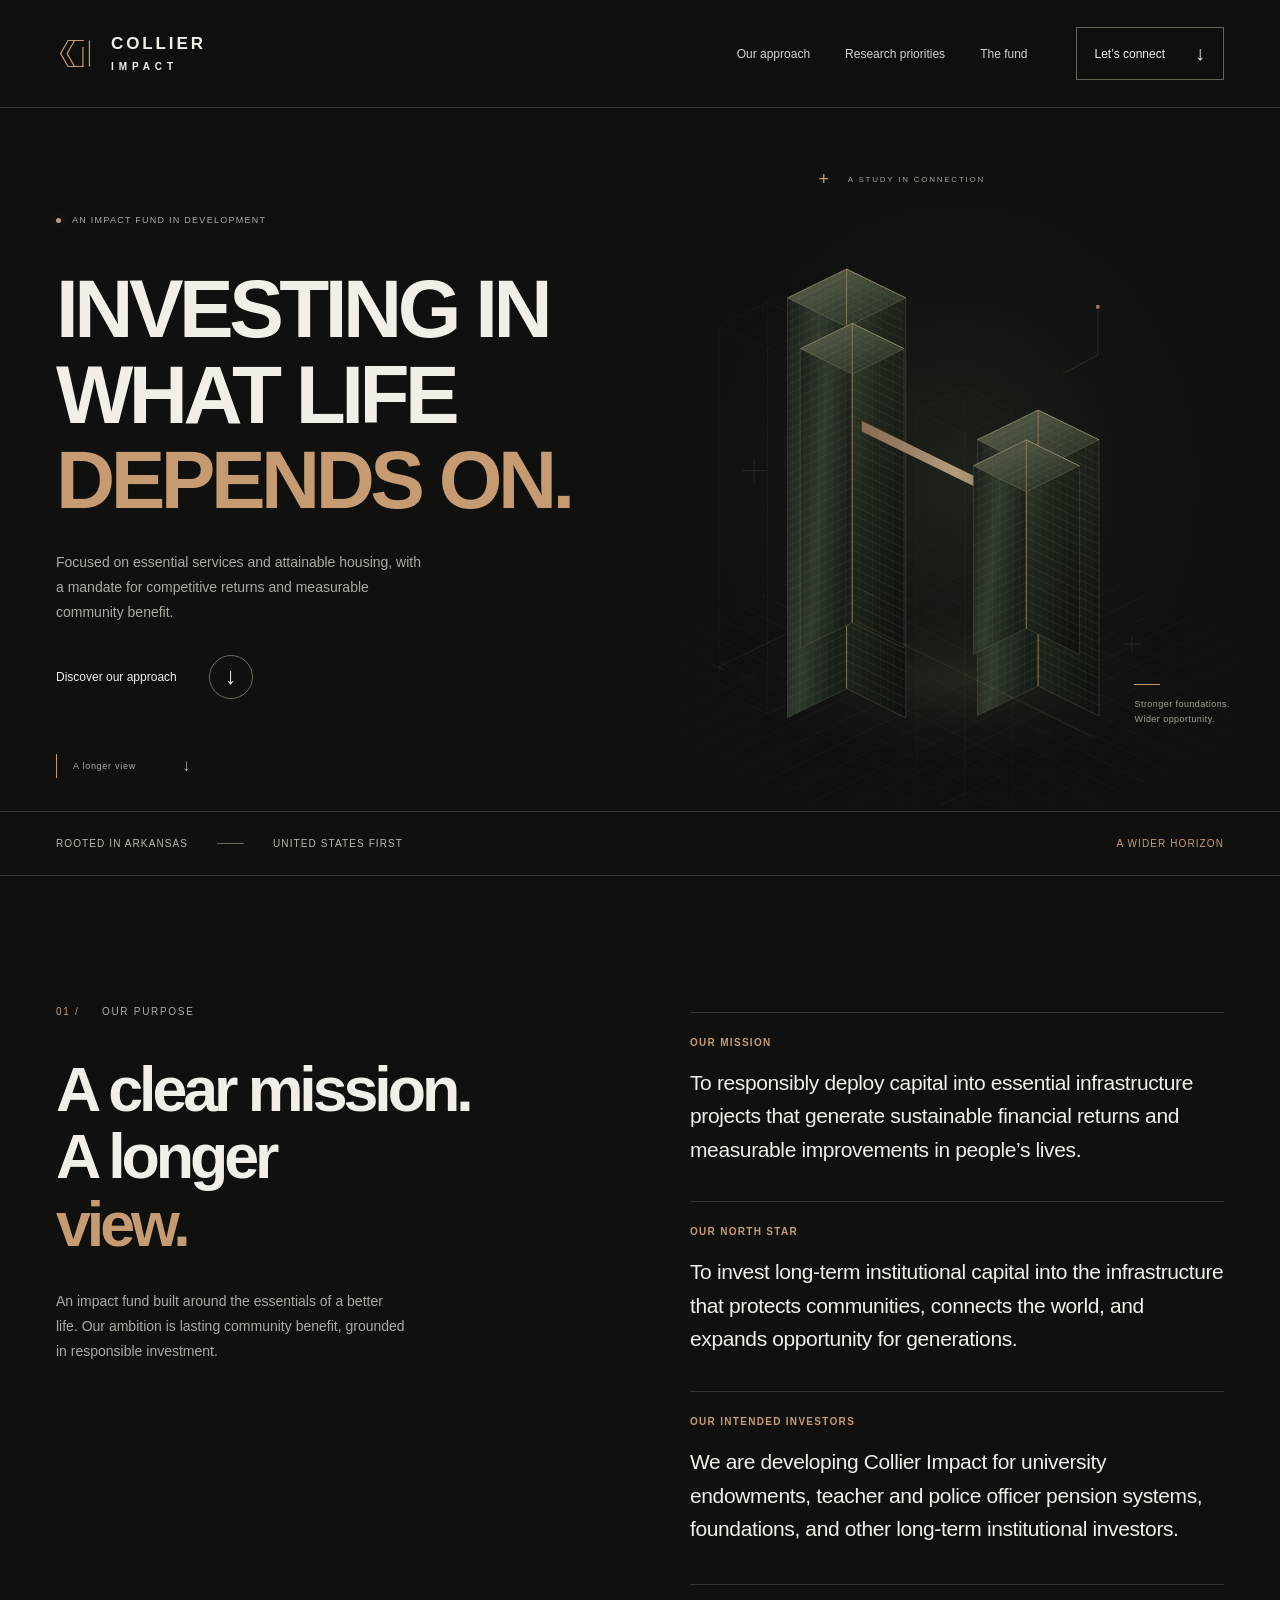
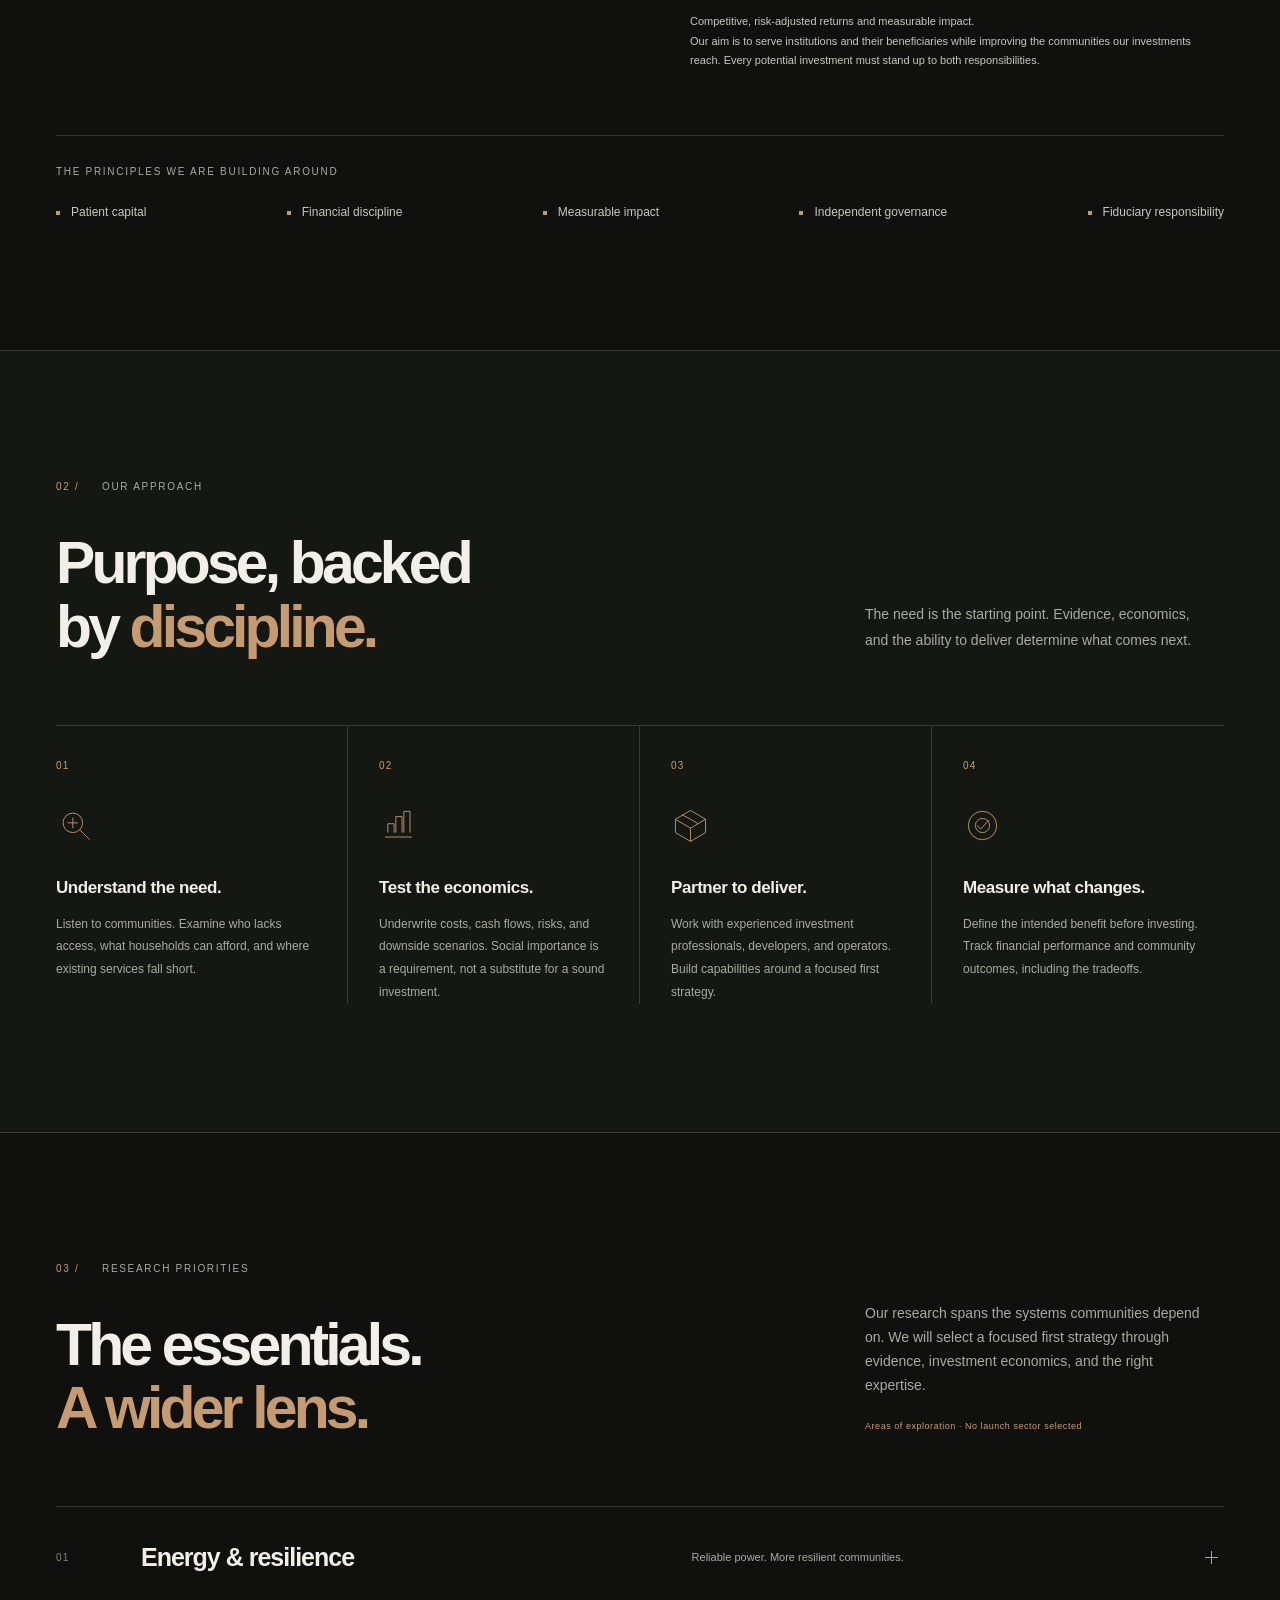
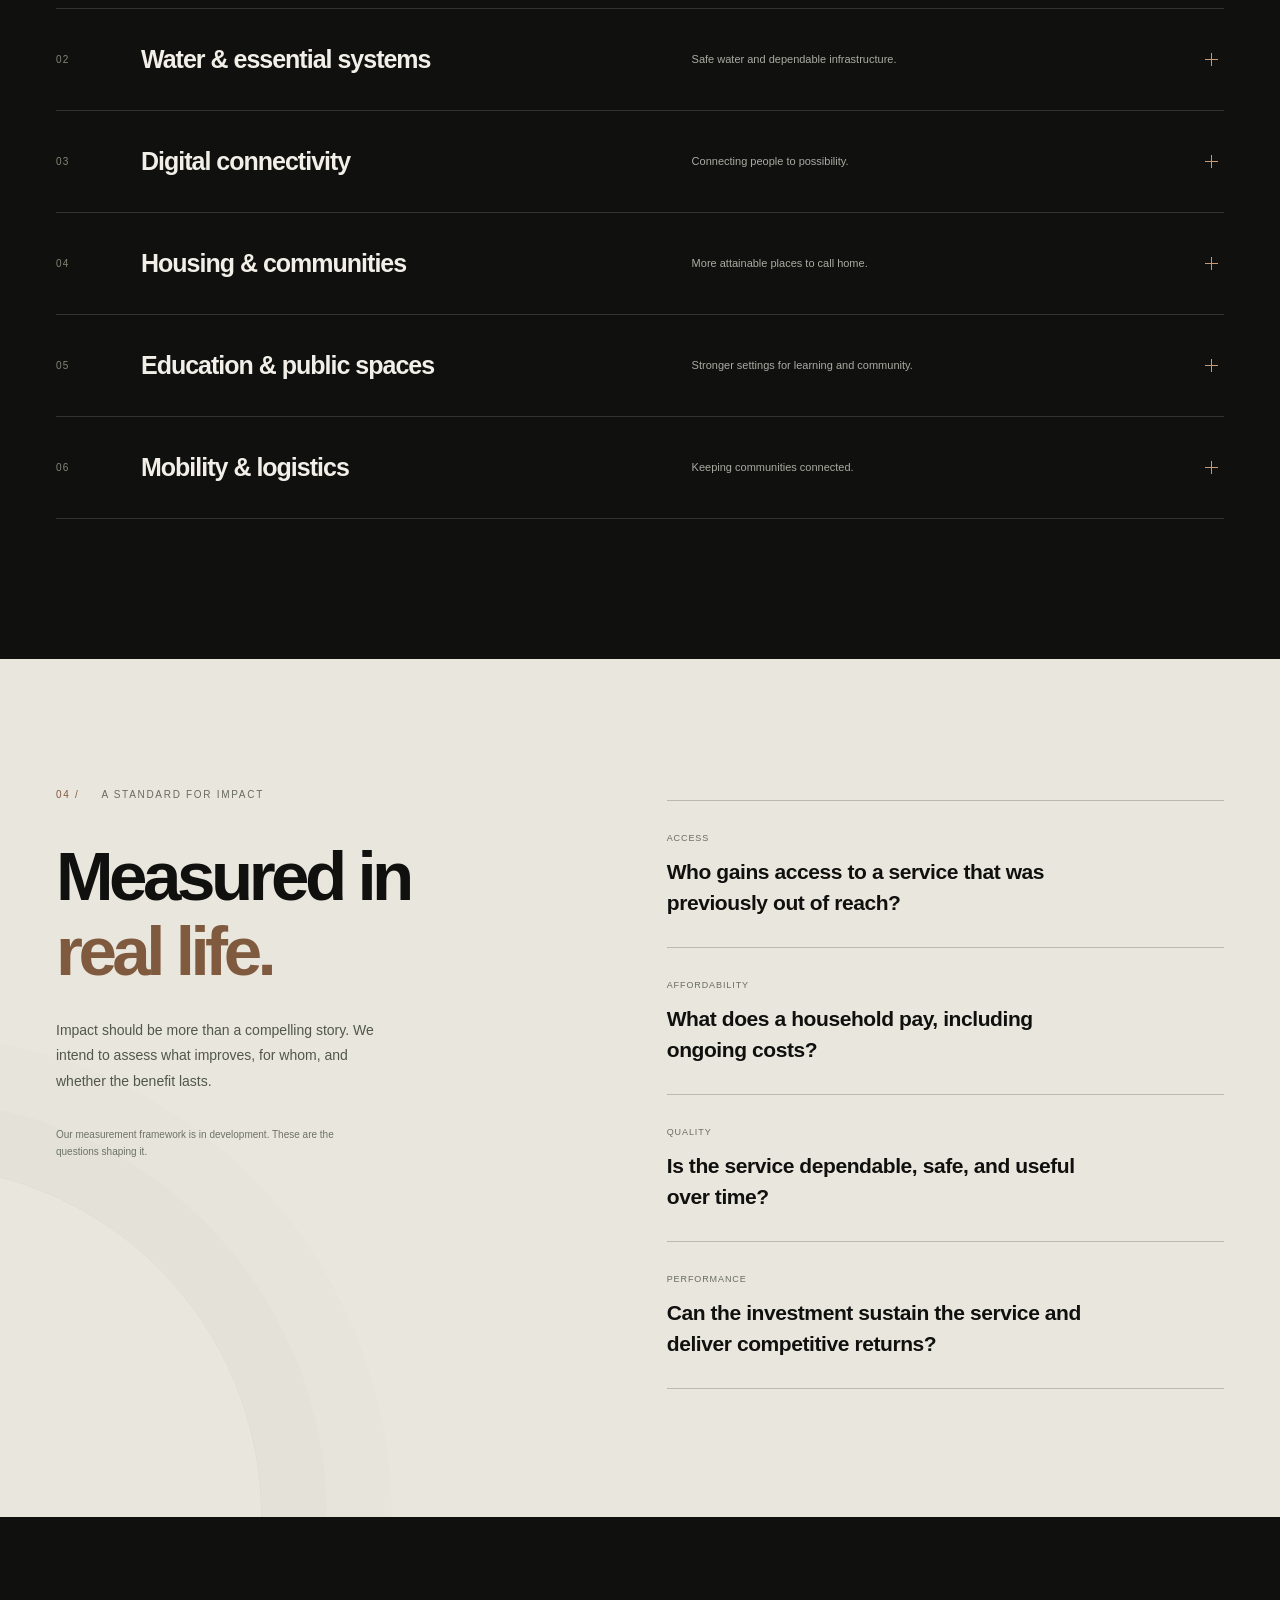
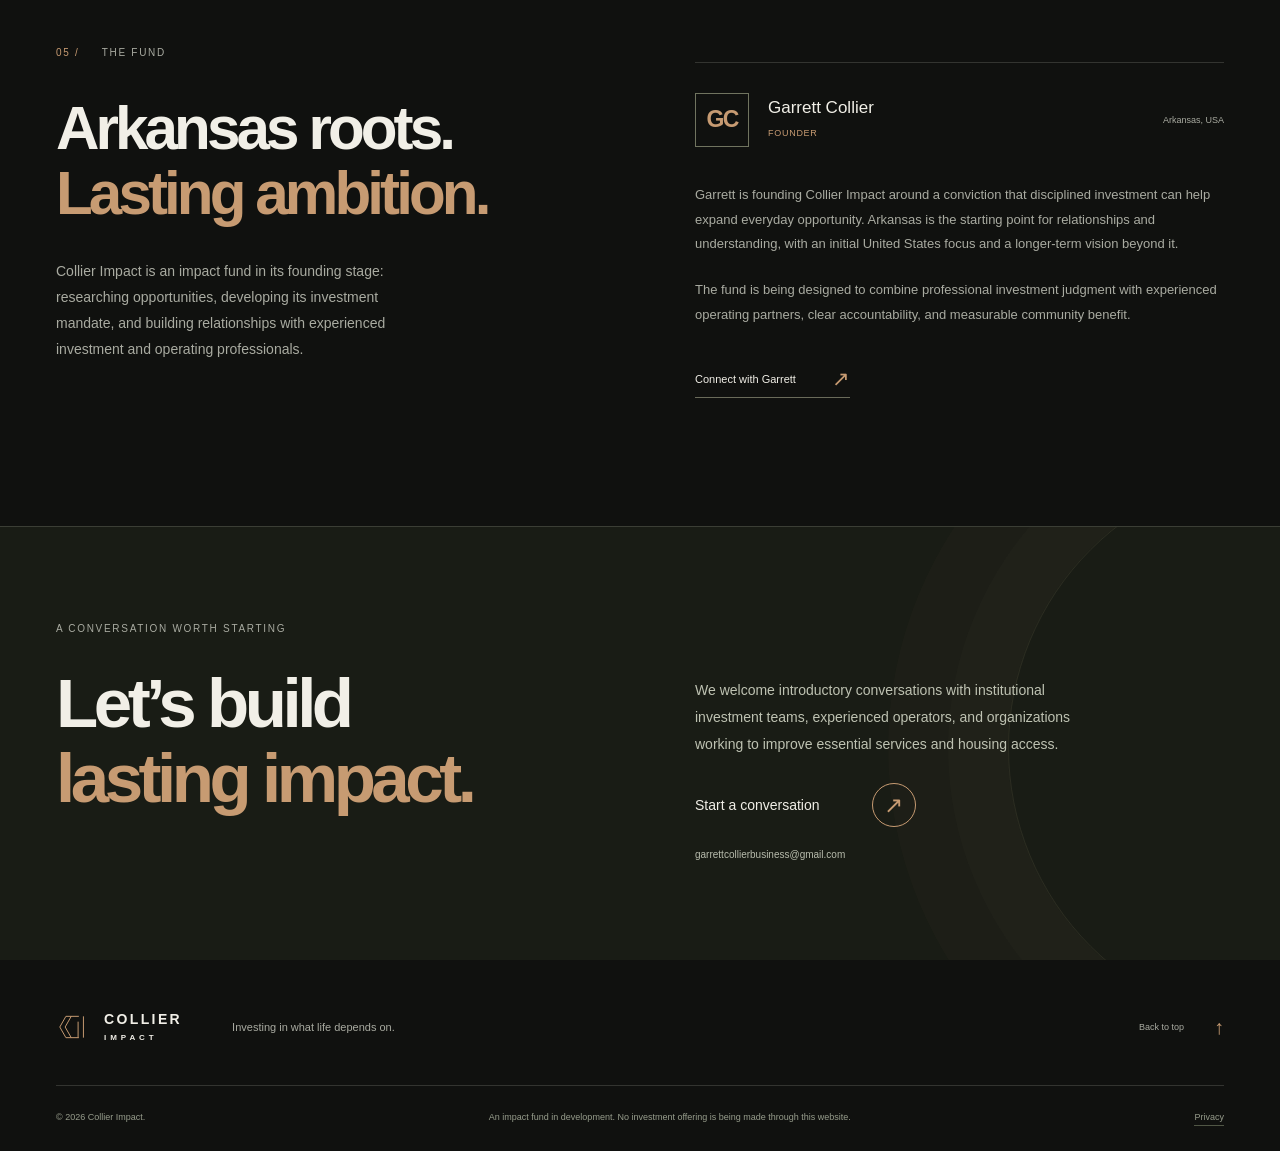
<file: index.html>
<!doctype html>
<html lang="en">
<head>
  <meta charset="utf-8">
  <meta name="viewport" content="width=device-width, initial-scale=1">
  <meta name="theme-color" content="#10110f">
  <title>Collier Impact — Investing in what life depends on</title>
  <meta name="description" content="Collier Impact is an impact fund in development, focused on essential infrastructure and attainable housing, with competitive financial returns and measurable community benefit.">
  <link rel="canonical" href="https://collierimpact.com/">
  <meta property="og:type" content="website">
  <meta property="og:url" content="https://collierimpact.com/">
  <meta property="og:title" content="Collier Impact — Investing in what life depends on">
  <meta property="og:description" content="An impact fund in development. Investing in essential infrastructure and attainable housing for competitive returns and measurable impact.">
  <meta property="og:image" content="https://collierimpact.com/assets/social-card.png">
  <meta property="og:image:alt" content="Collier Impact. Investing in what life depends on.">
  <meta name="twitter:card" content="summary_large_image">
  <link rel="icon" type="image/svg+xml" href="assets/favicon.svg">
  <link rel="stylesheet" href="assets/site.css?v=4">
  <script src="assets/site.js" defer></script>
</head>
<body class="impact-fund">
  <a class="skip-link" href="#main">Skip to content</a>
  <header class="site-header">
    <div class="shell header-inner">
      <a class="brand" href="#top" aria-label="Collier Impact home">
        <svg class="brand-mark" viewBox="0 0 42 42" aria-hidden="true"><path d="M30 7H13L5 21l8 14h17M20 7l-8 14 8 14M29 14v21M36 7v28"/></svg>
        <span class="brand-name">COLLIER<span>IMPACT</span></span>
      </a>
      <button class="menu-toggle" type="button" aria-expanded="false" aria-controls="navigation"><span>Menu</span><span class="menu-lines" aria-hidden="true"></span></button>
      <nav class="navigation" id="navigation" aria-label="Main navigation">
        <a href="#approach">Our approach</a>
        <a href="#priorities">Research priorities</a>
        <a href="#firm">The fund</a>
        <a class="nav-contact" href="#connect">Let’s connect <span aria-hidden="true">↓</span></a>
      </nav>
    </div>
  </header>

  <main id="main">
    <section class="hero" id="top" aria-labelledby="hero-title">
      <div class="shell hero-layout">
        <div class="hero-copy">
          <p class="eyebrow stage-label"><span class="status-dot" aria-hidden="true"></span>An impact fund in development</p>
          <h1 id="hero-title">Investing in<br>what life<br><em>depends on.</em></h1>
          <p class="hero-description">Focused on essential services and attainable housing, with a mandate for competitive returns and measurable community benefit.</p>
          <a class="text-cta" href="#approach">Discover our approach <span class="arrow-circle" aria-hidden="true">↓</span></a>
        </div>
        <div class="hero-art" aria-hidden="true">
          <div class="art-label"><span class="tiny-cross">+</span> A STUDY IN CONNECTION</div>
          <img src="assets/connected-systems.svg" alt="" width="840" height="1000" fetchpriority="high">
          <div class="art-caption"><span>Stronger foundations.</span><span>Wider opportunity.</span></div>
        </div>
        <a class="scroll-cue" href="#conviction"><span class="scroll-line" aria-hidden="true"></span> A longer view <span aria-hidden="true">↓</span></a>
      </div>
    </section>

    <div class="geography-strip"><div class="shell geography-inner"><span>Rooted in Arkansas</span><span class="strip-divider" aria-hidden="true"></span><span>United States first</span><span class="strip-end">A wider horizon</span></div></div>

    <section class="section conviction shell" id="conviction" aria-labelledby="conviction-title">
      <div class="section-intro reveal"><p class="eyebrow"><span class="section-index">01 /</span> Our purpose</p><h2 id="conviction-title">A clear mission.<br>A longer<br><em>view.</em></h2><p class="purpose-intro">An impact fund built around the essentials of a better life. Our ambition is lasting community benefit, grounded in responsible investment.</p></div>
      <div class="purpose-statements reveal">
        <div class="purpose-statement"><h3>Our mission</h3><p>To responsibly deploy capital into essential infrastructure projects that generate sustainable financial returns and measurable improvements in people’s lives.</p></div>
        <div class="purpose-statement"><h3>Our North Star</h3><p>To invest long-term institutional capital into the infrastructure that protects communities, connects the world, and expands opportunity for generations.</p></div>
        <div class="purpose-statement"><h3>Our intended investors</h3><p>We are developing Collier Impact for university endowments, teacher and police officer pension systems, foundations, and other long-term institutional investors.</p></div>
        <div class="conviction-note"><p>Competitive, risk-adjusted returns and measurable impact.<br>Our aim is to serve institutions and their beneficiaries while improving the communities our investments reach. Every potential investment must stand up to both responsibilities.</p></div>
      </div>
      <div class="principles reveal" aria-label="Founding investment principles"><p class="eyebrow">The principles we are building around</p><ul><li>Patient capital</li><li>Financial discipline</li><li>Measurable impact</li><li>Independent governance</li><li>Fiduciary responsibility</li></ul></div>
    </section>

    <section class="approach section" id="approach" aria-labelledby="approach-title">
      <div class="shell">
        <div class="section-heading reveal"><div><p class="eyebrow"><span class="section-index">02 /</span> Our approach</p><h2 id="approach-title">Purpose, backed<br>by <em>discipline.</em></h2></div><p class="section-description">The need is the starting point. Evidence, economics, and the ability to deliver determine what comes next.</p></div>
        <div class="approach-grid">
          <article class="approach-step reveal"><span class="step-number">01</span><div class="step-icon" aria-hidden="true"><svg viewBox="0 0 44 44"><circle cx="19" cy="19" r="11"/><path d="m27 27 11 11M19 13v12M13 19h12"/></svg></div><h3>Understand the need.</h3><p>Listen to communities. Examine who lacks access, what households can afford, and where existing services fall short.</p></article>
          <article class="approach-step reveal"><span class="step-number">02</span><div class="step-icon" aria-hidden="true"><svg viewBox="0 0 44 44"><path d="M7 35h30M10 30V20h7v10M19 30V12h7v18M28 30V6h7v24"/></svg></div><h3>Test the economics.</h3><p>Underwrite costs, cash flows, risks, and downside scenarios. Social importance is a requirement, not a substitute for a sound investment.</p></article>
          <article class="approach-step reveal"><span class="step-number">03</span><div class="step-icon" aria-hidden="true"><svg viewBox="0 0 44 44"><path d="m22 5 17 10v15L22 40 5 30V15ZM5 15l17 10 17-10M22 25v15M13 10l18 10"/></svg></div><h3>Partner to deliver.</h3><p>Work with experienced investment professionals, developers, and operators. Build capabilities around a focused first strategy.</p></article>
          <article class="approach-step reveal"><span class="step-number">04</span><div class="step-icon" aria-hidden="true"><svg viewBox="0 0 44 44"><circle cx="22" cy="22" r="16"/><circle cx="22" cy="22" r="8"/><path d="m16 22 4 4 9-10"/></svg></div><h3>Measure what changes.</h3><p>Define the intended benefit before investing. Track financial performance and community outcomes, including the tradeoffs.</p></article>
        </div>
      </div>
    </section>

    <section class="research section shell" id="priorities" aria-labelledby="research-title">
      <div class="section-heading reveal"><div><p class="eyebrow"><span class="section-index">03 /</span> Research priorities</p><h2 id="research-title">The essentials.<br><em>A wider lens.</em></h2></div><div class="section-description"><p>Our research spans the systems communities depend on. We will select a focused first strategy through evidence, investment economics, and the right expertise.</p><span class="small-note">Areas of exploration · No launch sector selected</span></div></div>
      <div class="priority-list reveal">
        <details class="priority"><summary><span class="priority-number">01</span><h3>Energy &amp; resilience</h3><span class="priority-description">Reliable power. More resilient communities.</span><span class="expand-icon" aria-hidden="true"></span></summary><div class="priority-detail"><p>Exploring energy and grid-support assets that can improve reliability, strengthen resilience, and make essential power more accessible.</p><p><span>Potential impact measures</span>Service continuity, household energy burden, and access to reliable electricity.</p></div></details>
        <details class="priority"><summary><span class="priority-number">02</span><h3>Water &amp; essential systems</h3><span class="priority-description">Safe water and dependable infrastructure.</span><span class="expand-icon" aria-hidden="true"></span></summary><div class="priority-detail"><p>Examining drinking water, wastewater, stormwater, and resilience systems, with attention to the operating and contracting models that support lasting service.</p><p><span>Potential impact measures</span>Households served, service quality, system reliability, and customer costs.</p></div></details>
        <details class="priority"><summary><span class="priority-number">03</span><h3>Digital connectivity</h3><span class="priority-description">Connecting people to possibility.</span><span class="expand-icon" aria-hidden="true"></span></summary><div class="priority-detail"><p>Researching broadband and related connectivity infrastructure that can close service gaps and connect households to work, education, and opportunity.</p><p><span>Potential impact measures</span>Previously unserved households connected, service affordability, and reliable performance.</p></div></details>
        <details class="priority"><summary><span class="priority-number">04</span><h3>Housing &amp; communities</h3><span class="priority-description">More attainable places to call home.</span><span class="expand-icon" aria-hidden="true"></span></summary><div class="priority-detail"><p>Testing approaches to attainable housing, including rehabilitation, repeatable home designs, and practical construction methods, against local household purchasing capacity.</p><p><span>Potential impact measures</span>Total cost of ownership, access to homeownership, housing quality, and household affordability.</p></div></details>
        <details class="priority"><summary><span class="priority-number">05</span><h3>Education &amp; public spaces</h3><span class="priority-description">Stronger settings for learning and community.</span><span class="expand-icon" aria-hidden="true"></span></summary><div class="priority-detail"><p>Considering education, school safety, and community infrastructure where viable partnerships can support better, more dependable places to learn and gather.</p><p><span>Potential impact measures</span>Access, facility condition, service continuity, and clearly defined safety improvements.</p></div></details>
        <details class="priority"><summary><span class="priority-number">06</span><h3>Mobility &amp; logistics</h3><span class="priority-description">Keeping communities connected.</span><span class="expand-icon" aria-hidden="true"></span></summary><div class="priority-detail"><p>Exploring transportation and logistics infrastructure that connects people, essential goods, and economic activity, with careful attention to scale and delivery requirements.</p><p><span>Potential impact measures</span>Service access, reliability, travel or delivery costs, and connections to essential destinations.</p></div></details>
      </div>
    </section>

    <section class="outcomes section" id="impact" aria-labelledby="outcomes-title">
      <div class="shell outcomes-layout">
        <div class="reveal"><p class="eyebrow"><span class="section-index">04 /</span> A standard for impact</p><h2 id="outcomes-title">Measured in<br><em>real life.</em></h2><p class="outcomes-intro">Impact should be more than a compelling story. We intend to assess what improves, for whom, and whether the benefit lasts.</p><p class="outcomes-footnote">Our measurement framework is in development. These are the questions shaping it.</p></div>
        <div class="outcome-list reveal">
          <div class="outcome"><span>Access</span><h3>Who gains access to a service that was previously out of reach?</h3></div>
          <div class="outcome"><span>Affordability</span><h3>What does a household pay, including ongoing costs?</h3></div>
          <div class="outcome"><span>Quality</span><h3>Is the service dependable, safe, and useful over time?</h3></div>
          <div class="outcome"><span>Performance</span><h3>Can the investment sustain the service and deliver competitive returns?</h3></div>
        </div>
      </div>
    </section>

    <section class="firm section shell" id="firm" aria-labelledby="firm-title">
      <div class="firm-intro reveal"><p class="eyebrow"><span class="section-index">05 /</span> The fund</p><h2 id="firm-title">Arkansas roots.<br><em>Lasting ambition.</em></h2><p>Collier Impact is an impact fund in its founding stage: researching opportunities, developing its investment mandate, and building relationships with experienced investment and operating professionals.</p></div>
      <div class="founder reveal"><div class="founder-top"><span class="founder-monogram" aria-hidden="true">GC</span><div><p class="founder-name">Garrett Collier</p><p class="founder-role">Founder</p></div><span class="founder-location">Arkansas, USA</span></div><p>Garrett is founding Collier Impact around a conviction that disciplined investment can help expand everyday opportunity. Arkansas is the starting point for relationships and understanding, with an initial United States focus and a longer-term vision beyond it.</p><p>The fund is being designed to combine professional investment judgment with experienced operating partners, clear accountability, and measurable community benefit.</p><a class="inline-link" href="mailto:garrettcollierbusiness@gmail.com?subject=Collier%20Impact%20%E2%80%94%20Introduction">Connect with Garrett <span aria-hidden="true">↗</span></a></div>
    </section>

    <section class="connect" id="connect" aria-labelledby="connect-title"><div class="shell connect-inner reveal"><div><p class="eyebrow">A conversation worth starting</p><h2 id="connect-title">Let’s build<br><em>lasting impact.</em></h2></div><div class="connect-copy"><p>We welcome introductory conversations with institutional investment teams, experienced operators, and organizations working to improve essential services and housing access.</p><a class="text-cta" href="mailto:garrettcollierbusiness@gmail.com?subject=Collier%20Impact%20%E2%80%94%20Introduction">Start a conversation <span class="arrow-circle" aria-hidden="true">↗</span></a><a class="contact-address" href="mailto:garrettcollierbusiness@gmail.com">garrettcollierbusiness@gmail.com</a></div></div></section>
  </main>

  <footer class="site-footer"><div class="shell"><div class="footer-top"><a class="brand" href="#top" aria-label="Collier Impact home"><svg class="brand-mark" viewBox="0 0 42 42" aria-hidden="true"><path d="M30 7H13L5 21l8 14h17M20 7l-8 14 8 14M29 14v21M36 7v28"/></svg><span class="brand-name">COLLIER<span>IMPACT</span></span></a><p>Investing in what life depends on.</p><a class="back-top" href="#top">Back to top <span aria-hidden="true">↑</span></a></div><div class="footer-bottom"><p>© <span data-year>2026</span> Collier Impact.</p><p>An impact fund in development. No investment offering is being made through this website.</p><a href="privacy.html">Privacy</a></div></div></footer>
</body>
</html>
</file>
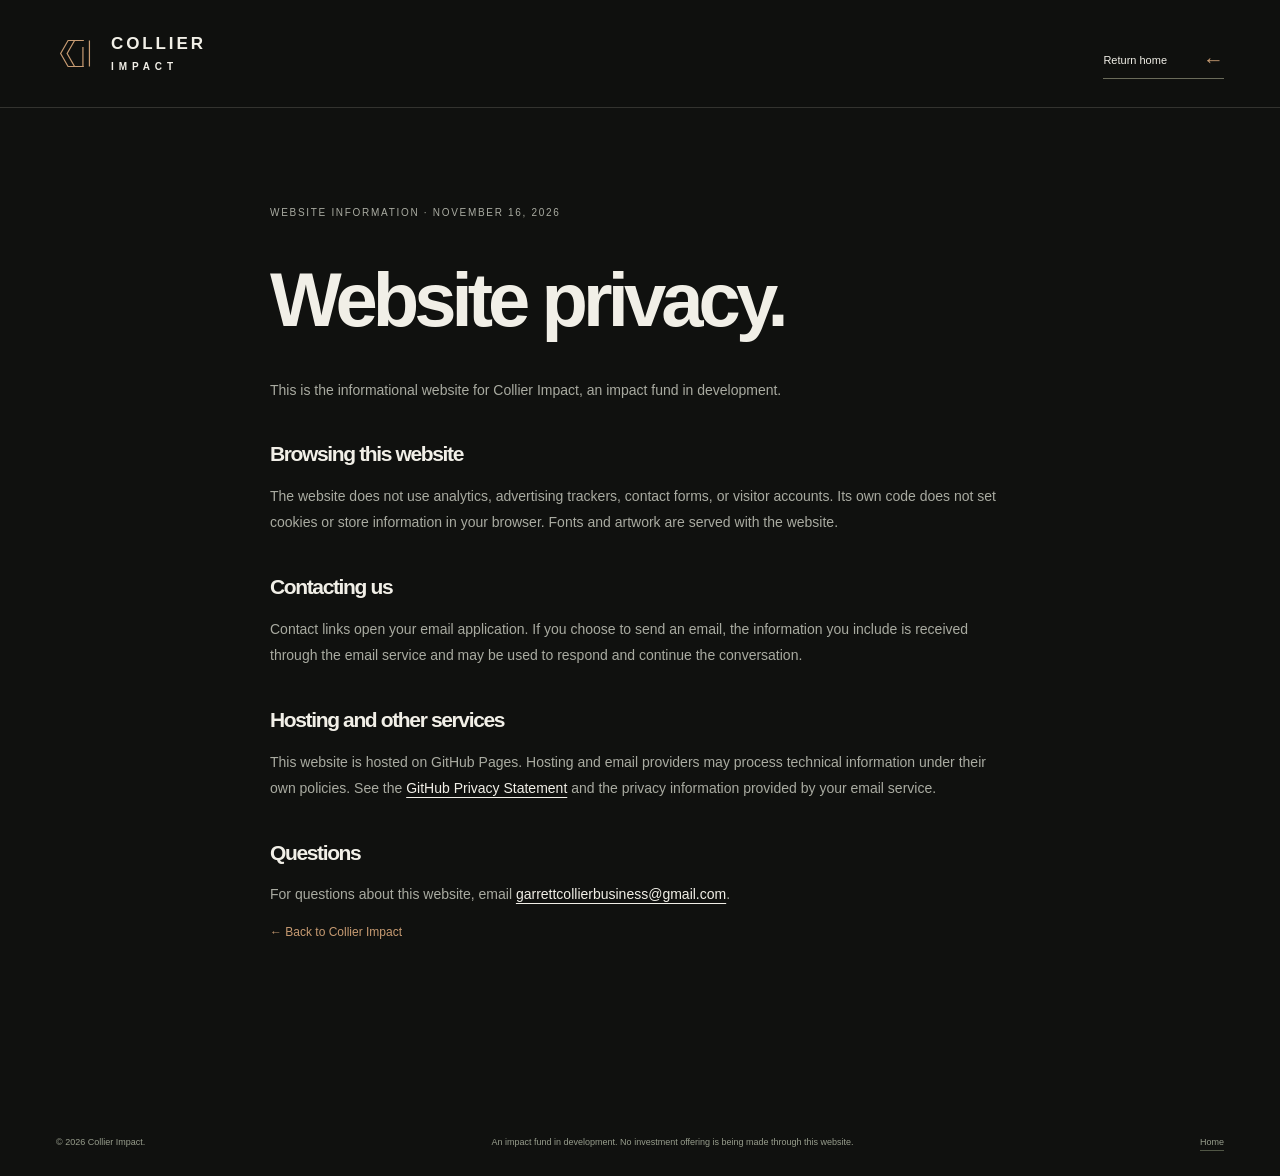
<file: privacy.html>
<!doctype html>
<html lang="en"><head><meta charset="utf-8"><meta name="viewport" content="width=device-width, initial-scale=1"><meta name="theme-color" content="#10110f"><title>Website privacy — Collier Impact</title><meta name="description" content="Information about privacy and contacting Collier Impact."><link rel="canonical" href="https://collierimpact.com/privacy.html"><link rel="icon" type="image/svg+xml" href="assets/favicon.svg"><link rel="stylesheet" href="assets/site.css?v=4"></head>
<body class="impact-fund"><a class="skip-link" href="#main">Skip to content</a><header class="site-header document-header"><div class="shell header-inner"><a class="brand" href="./" aria-label="Collier Impact home"><svg class="brand-mark" viewBox="0 0 42 42" aria-hidden="true"><path d="M30 7H13L5 21l8 14h17M20 7l-8 14 8 14M29 14v21M36 7v28"/></svg><span class="brand-name">COLLIER<span>IMPACT</span></span></a><a class="inline-link" href="./">Return home <span aria-hidden="true">←</span></a></div></header>
<main class="shell document-main" id="main"><p class="eyebrow">Website information · November 16, 2026</p><h1>Website privacy.</h1><p>This is the informational website for Collier Impact, an impact fund in development.</p><h2>Browsing this website</h2><p>The website does not use analytics, advertising trackers, contact forms, or visitor accounts. Its own code does not set cookies or store information in your browser. Fonts and artwork are served with the website.</p><h2>Contacting us</h2><p>Contact links open your email application. If you choose to send an email, the information you include is received through the email service and may be used to respond and continue the conversation.</p><h2>Hosting and other services</h2><p>This website is hosted on GitHub Pages. Hosting and email providers may process technical information under their own policies. See the <a href="https://docs.github.com/en/site-policy/privacy-policies/github-general-privacy-statement">GitHub Privacy Statement</a> and the privacy information provided by your email service.</p><h2>Questions</h2><p>For questions about this website, email <a href="mailto:garrettcollierbusiness@gmail.com">garrettcollierbusiness@gmail.com</a>.</p><a class="return-link" href="./">← Back to Collier Impact</a></main>
<footer class="site-footer"><div class="shell footer-bottom"><p>© 2026 Collier Impact.</p><p>An impact fund in development. No investment offering is being made through this website.</p><a href="./">Home</a></div></footer></body></html>
</file>
<file: assets/site.css>
@charset "UTF-8";

:root{--bg:#10110f;--panel:#151713;--paper:#e9e6dd;--text:#f1efe7;--muted:#a9aba1;--accent:#c79b72;--line:rgba(235,235,217,.16);--serif:Georgia,"Times New Roman",serif;--sans:"Helvetica Neue",Helvetica,Arial,sans-serif;--shell:1280px}
*{box-sizing:border-box}html{scroll-behavior:smooth;scroll-padding-top:105px}body{margin:0;background:var(--bg);color:var(--text);font-family:var(--sans);font-size:16px;-webkit-font-smoothing:antialiased}::selection{background:var(--accent);color:var(--bg)}a{color:inherit;text-decoration:none}button{font:inherit}button,a,summary{-webkit-tap-highlight-color:transparent}button:focus-visible,a:focus-visible,summary:focus-visible{outline:2px solid var(--accent);outline-offset:7px}img,svg{display:block;max-width:100%}p,h1,h2,h3{margin-top:0}p{line-height:1.7}h1,h2{font-family:var(--serif);font-weight:400;letter-spacing:-.055em}h1 em,h2 em{font-weight:400;color:var(--accent)}h2{font-size:clamp(46px,4.6vw,68px);line-height:1.08;margin-bottom:0}h3{font-weight:400}a,button{touch-action:manipulation}.shell{width:min(var(--shell),calc(100% - 112px));margin-inline:auto}.section{padding-block:128px}.eyebrow{font-size:10px;font-weight:500;line-height:1.6;letter-spacing:.17em;text-transform:uppercase;color:var(--muted);margin-bottom:36px}.section-index{color:var(--accent);margin-right:18px}.skip-link{position:fixed;top:12px;left:12px;z-index:100;background:var(--paper);color:var(--bg);padding:14px 20px;transform:translateY(-160%)}.skip-link:focus{transform:translateY(0)}

.site-header{height:108px;position:sticky;top:0;z-index:30;background:rgba(16,17,15,.96);border-bottom:1px solid var(--line);transition:height .25s,background .25s}.header-inner{height:100%;display:flex;align-items:center;justify-content:space-between}.brand{display:inline-flex;gap:16px;align-items:center;flex-shrink:0}.brand-mark{width:39px;height:39px;fill:none;stroke:var(--accent);stroke-width:1.3;stroke-linejoin:miter}.brand-name{font-size:17px;font-weight:500;letter-spacing:.17em;line-height:1.1}.brand-name>span{display:block;font-size:10px;letter-spacing:.49em;margin-top:7px}.navigation{display:flex;align-items:center;gap:35px;font-size:12px}.navigation>a{color:#d1d1c8;transition:color .2s}.navigation>a:hover,.navigation>a[aria-current="location"]{color:var(--accent)}.navigation .nav-contact{border:1px solid #626456;padding:14px 18px;color:var(--text);margin-left:13px;display:flex;gap:30px;align-items:center}.nav-contact:hover{border-color:var(--accent)}.nav-contact span{font-size:20px;font-weight:300}.menu-toggle{display:none}

.hero{position:relative;overflow:hidden}.hero-layout{display:grid;grid-template-columns:1.06fr 1fr;position:relative;min-height:765px}.hero-copy{position:relative;z-index:2;padding-top:70px;padding-bottom:110px}.stage-label{display:flex;align-items:center;gap:11px;font-size:9px;letter-spacing:.14em;margin-bottom:39px}.status-dot{width:5px;height:5px;border-radius:50%;background:var(--accent);box-shadow:0 0 12px #c79b7240}.hero h1{font-size:clamp(74px,7.4vw,108px);line-height:1.025;margin:0 0 29px;letter-spacing:-.055em}.hero h1 em{color:var(--text)}.hero-description{font-size:15px;line-height:1.8;max-width:412px;color:var(--muted);margin-bottom:31px}.text-cta{display:inline-flex;align-items:center;justify-content:space-between;gap:32px;font-size:12px;line-height:1.5;font-weight:500;min-height:48px}.arrow-circle{display:grid;place-items:center;flex-shrink:0;width:44px;height:44px;border:1px solid #6a6b5a;border-radius:50%;font-size:23px;font-weight:300;transition:background .2s,color .2s,transform .2s}.text-cta:hover .arrow-circle{background:var(--accent);border-color:var(--accent);color:var(--bg)}.hero-art{position:absolute;right:-70px;top:9px;width:59%;height:calc(100% - 15px);overflow:hidden}.hero-art:after{content:"";position:absolute;inset:0;background:linear-gradient(90deg,var(--bg) 0%,transparent 18%,transparent 90%,var(--bg) 100%);pointer-events:none}.hero-art img{width:100%;height:100%;object-fit:contain;opacity:.94}.art-label{position:absolute;top:52px;left:31%;font-size:8px;letter-spacing:.22em;color:#9fa291;display:flex;align-items:center;gap:17px;z-index:1}.tiny-cross{color:var(--accent);font-size:18px;font-weight:200}.art-caption{position:absolute;bottom:81px;right:64px;display:grid;gap:5px;font-size:9px;letter-spacing:.05em;color:#a1a391;z-index:1}.art-caption:before{content:"";width:26px;height:1px;background:var(--accent);margin-bottom:9px}.scroll-cue{position:absolute;bottom:33px;left:0;display:flex;align-items:center;gap:16px;color:var(--muted);font-size:9px;letter-spacing:.08em;z-index:3}.scroll-cue>span:last-child{font-size:17px;margin-left:30px}.scroll-line{width:1px;height:24px;background:var(--accent)}.geography-strip{border-block:1px solid var(--line)}.geography-inner{display:flex;align-items:center;gap:29px;padding-block:26px;color:#b7b9ab;font-size:10px;letter-spacing:.11em;text-transform:uppercase}.strip-divider{width:27px;height:1px;background:#686d59}.strip-end{margin-left:auto;color:var(--accent)}

.conviction{display:grid;grid-template-columns:1fr 1fr;gap:100px}.conviction h2{font-size:clamp(48px,4.9vw,71px)}.conviction-copy{padding-top:54px;padding-left:12px;max-width:530px}.conviction-copy>p{color:var(--muted);font-size:14px;line-height:1.85;margin-bottom:25px}.conviction-copy .lead{font-size:21px;line-height:1.6;color:var(--text);margin-bottom:28px}.conviction-note{border-top:1px solid var(--line);padding-top:27px;margin-top:38px;display:flex;gap:25px;align-items:flex-start}.conviction-note>p{font-size:11px;line-height:1.8;margin-bottom:0;color:#c6c8ba}.approach{background:var(--panel);border-block:1px solid var(--line)}.section-heading{display:flex;justify-content:space-between;align-items:flex-end;gap:80px;margin-bottom:66px}.section-description{max-width:351px;color:var(--muted);font-size:14px;line-height:1.85;margin:0 8px 5px 0}.section-description p{margin-bottom:21px}.approach-grid{display:grid;grid-template-columns:repeat(4,1fr);border-top:1px solid var(--line)}.approach-step{position:relative;padding:29px 31px 0;border-right:1px solid var(--line)}.approach-step:first-child{padding-left:0}.approach-step:last-child{border-right:0;padding-right:0}.step-number{font-size:10px;color:var(--accent);letter-spacing:.12em}.step-icon{height:105px;display:flex;align-items:center}.step-icon svg{width:39px;height:39px;stroke:var(--accent);stroke-width:1;fill:none}.approach-step h3{font-size:17px;letter-spacing:-.025em;margin-bottom:15px}.approach-step p{font-size:12px;line-height:1.9;color:var(--muted);margin-bottom:0}.small-note{display:block;font-size:9px;letter-spacing:.06em;color:var(--accent)}

.research{padding-bottom:140px}.priority-list{border-top:1px solid var(--line)}.priority{border-bottom:1px solid var(--line)}.priority summary{display:grid;grid-template-columns:65px 1.1fr 1fr 30px;align-items:center;gap:20px;list-style:none;cursor:pointer;min-height:101px;padding:18px 0;transition:color .2s}.priority summary::-webkit-details-marker{display:none}.priority summary::marker{content:""}.priority-number{font-size:10px;letter-spacing:.12em;color:#818776}.priority h3{font-family:var(--serif);font-size:29px;letter-spacing:-.03em;line-height:1.2;margin:0}.priority-description{font-size:11px;color:var(--muted);justify-self:start}.expand-icon{width:25px;height:25px;position:relative;justify-self:end}.expand-icon:before,.expand-icon:after{content:"";position:absolute;left:6px;right:6px;top:12px;height:1px;background:var(--accent);transition:transform .25s}.expand-icon:after{transform:rotate(90deg)}.priority[open] .expand-icon:after{transform:rotate(0)}.priority[open] h3,.priority summary:hover h3{color:var(--accent)}.priority-detail{padding:0 70px 32px 85px;display:grid;grid-template-columns:1.1fr 1fr;gap:60px}.priority-detail p{font-size:13px;line-height:1.8;color:var(--muted);margin-bottom:0;max-width:420px}.priority-detail p>span{display:block;font-size:9px;text-transform:uppercase;letter-spacing:.12em;color:var(--accent);margin-bottom:9px}

.outcomes{background:var(--paper);color:var(--bg);position:relative;overflow:hidden}.outcomes:before{content:"";position:absolute;width:700px;height:700px;border-radius:50%;border:1px solid #10110f0b;left:-440px;bottom:-350px;box-shadow:0 0 0 65px #10110f03,0 0 0 130px #10110f02;pointer-events:none}.outcomes-layout{display:grid;grid-template-columns:minmax(0,1fr) minmax(0,1.05fr);gap:80px;position:relative}.outcomes .eyebrow{color:#686c5f}.outcomes .section-index{color:#805a3e}.outcomes h2{font-size:clamp(60px,5.4vw,79px)}.outcomes h2 em{color:#805a3e}.outcomes-intro{max-width:343px;font-size:14px;line-height:1.8;color:#51574a;margin-top:30px;margin-bottom:32px}.outcomes-footnote{font-size:10px;line-height:1.7;color:#6d7266;max-width:290px}.outcome-list{border-top:1px solid #10110f35;margin-top:13px}.outcome{padding:26px 0 28px;border-bottom:1px solid #10110f35;position:relative}.outcome>span:first-child{font-size:9px;letter-spacing:.1em;text-transform:uppercase;color:#686d60}.outcome h3{font-family:var(--serif);font-size:23px;line-height:1.5;letter-spacing:-.02em;margin:11px 0 0;max-width:38ch}

.firm{display:grid;grid-template-columns:1fr 1fr;gap:110px}.firm-intro>p:last-child{font-size:14px;color:var(--muted);max-width:350px;line-height:1.85;margin-top:32px;margin-bottom:0}.firm h2{font-size:clamp(48px,4.7vw,68px)}.founder{border-top:1px solid var(--line);padding-top:30px;margin-top:17px}.founder-top{display:flex;align-items:center;gap:19px;margin-bottom:36px}.founder-monogram{width:54px;height:54px;border:1px solid #70745f;display:grid;place-items:center;color:var(--accent);font-family:var(--serif);font-size:23px;letter-spacing:-.08em;flex-shrink:0}.founder-name{font-size:17px;line-height:1.2;margin-bottom:8px}.founder-role{font-size:9px;letter-spacing:.08em;text-transform:uppercase;color:var(--accent);margin:0}.founder-location{margin-left:auto;font-size:9px;color:var(--muted)}.founder>p{font-size:13px;color:var(--muted);line-height:1.9;margin-bottom:21px}.inline-link{font-size:11px;display:inline-flex;gap:36px;align-items:center;margin-top:13px;padding-block:6px;border-bottom:1px solid #6a6b5a}.inline-link span{font-size:21px;color:var(--accent)}.inline-link:hover{color:var(--accent)}.connect{background:#191c15;border-top:1px solid var(--line);position:relative;overflow:hidden}.connect:before{content:"";position:absolute;width:560px;height:560px;border:1px solid #b19c7520;border-radius:50%;right:-290px;top:-60px;box-shadow:0 0 0 60px #b19c7506,0 0 0 120px #b19c7505;pointer-events:none}.connect-inner{padding-block:94px 100px;display:grid;grid-template-columns:1fr 1fr;gap:110px;position:relative}.connect h2{font-size:clamp(54px,5.4vw,78px)}.connect .eyebrow{margin-bottom:29px}.connect-copy{padding-top:56px}.connect-copy>p{font-size:14px;line-height:1.9;max-width:390px;color:#bec2b2;margin-bottom:24px}.connect .text-cta{font-size:14px;gap:52px}.connect .arrow-circle{border-color:var(--accent);color:var(--accent)}.connect .text-cta:hover .arrow-circle{color:var(--bg)}.contact-address{display:block;margin-top:20px;font-size:10px;color:#b8bcad;overflow-wrap:anywhere}.contact-address:hover{color:var(--accent)}

.site-footer{padding:51px 0 25px}.footer-top{display:flex;align-items:center;gap:50px;padding-bottom:42px;border-bottom:1px solid var(--line)}.footer-top>.brand .brand-mark{width:32px;height:32px}.footer-top>.brand .brand-name{font-size:14px}.footer-top>.brand .brand-name>span{font-size:8px}.footer-top>p{font-size:11px;color:var(--muted);margin:0}.back-top{font-size:9px;color:var(--muted);margin-left:auto;display:flex;gap:30px;align-items:center}.back-top span{color:var(--accent);font-size:20px}.footer-bottom{display:flex;align-items:flex-start;justify-content:space-between;gap:35px;padding-top:24px;color:#979d8c;font-size:9px;line-height:1.7}.footer-bottom>p{margin:0}.footer-bottom>p:nth-child(2){max-width:460px}.footer-bottom>a{border-bottom:1px solid #505645}.footer-bottom>a:hover{color:var(--accent)}.js .reveal{opacity:0;transform:translateY(18px);transition:opacity .7s ease,transform .7s ease}.js .reveal.is-visible{opacity:1;transform:none}

.document-main{max-width:740px;padding-block:95px 120px;min-height:70vh}.document-main h1{font-size:clamp(48px,6vw,76px);line-height:1.1;margin-bottom:35px}.document-main h2{font-family:var(--sans);letter-spacing:-.02em;font-size:21px;margin-top:40px;margin-bottom:17px}.document-main p{color:var(--muted);font-size:14px;line-height:1.9}.document-main p a{color:var(--text);text-decoration:underline;text-underline-offset:4px}.document-main .eyebrow{font-size:10px}.document-main .return-link{font-size:12px;color:var(--accent)}

@media(min-width:1600px){.hero-layout{min-height:850px}.hero-copy{padding-top:96px}.hero h1{font-size:115px}.hero-art{right:-100px}.hero-description{font-size:16px;max-width:450px}.hero-copy .stage-label{margin-bottom:46px}.art-label{top:75px}}
@media(max-width:1150px){.shell{width:calc(100% - 80px)}.navigation{gap:22px}.navigation .nav-contact{margin-left:0;gap:18px}.hero-layout{min-height:710px}.hero-copy{padding-top:61px}.hero h1{font-size:85px}.hero-description{max-width:365px;font-size:14px}.hero-art{width:59%;right:-65px;opacity:.88}.art-label{font-size:7px;left:34%}.art-caption{right:37px;bottom:88px}.section{padding-block:100px}.conviction{gap:60px}.conviction-copy{padding-top:40px}.section-heading{gap:55px}.section-description{max-width:300px}.approach-step{padding-inline:22px}.approach-step h3{font-size:15px}.approach-step p{font-size:11px}.priority summary{grid-template-columns:44px 1.1fr 1fr 24px;gap:17px}.priority h3{font-size:25px}.priority-description{font-size:10px}.priority-detail{padding-left:61px;gap:36px}.outcomes-layout,.firm,.connect-inner{gap:65px}.outcome h3{font-size:21px}.founder-location{display:none}.footer-top{gap:35px}}
@media(max-width:850px){.shell{width:calc(100% - 48px)}.site-header{height:86px}.brand-name{font-size:15px}.brand-mark{width:35px;height:35px}.brand-name>span{font-size:8px}.navigation{gap:17px;font-size:10px}.navigation .nav-contact{padding:11px 12px;gap:14px}.hero-layout{min-height:665px}.hero h1{font-size:72px}.hero-copy{padding-top:56px;max-width:450px}.hero-description{max-width:325px;font-size:13px}.hero-art{right:-110px;width:65%;top:25px;opacity:.65}.hero-art:after{background:linear-gradient(90deg,var(--bg),transparent 38%,transparent 80%,var(--bg))}.art-label{left:40%;top:25px}.art-caption{right:100px;bottom:60px}.stage-label{font-size:8px;letter-spacing:.08em}.conviction{gap:40px}.conviction h2{font-size:48px}.conviction-copy{padding-left:0;padding-top:51px}.conviction-copy .lead{font-size:18px}.conviction-copy>p{font-size:12px}.section-heading{gap:35px}.section-description{max-width:270px;font-size:12px}.approach-grid{grid-template-columns:repeat(2,1fr)}.approach-step{padding:28px 28px 30px!important}.approach-step:nth-child(2n){border-right:0}.approach-step:nth-child(odd){padding-left:0!important}.approach-step:nth-child(n+3){border-top:1px solid var(--line);padding-bottom:0!important}.approach-step h3{font-size:17px}.approach-step p{font-size:12px;max-width:280px}.step-icon{height:83px}.priority summary{grid-template-columns:35px 1fr 24px;min-height:91px}.priority h3{font-size:27px}.priority-description{display:none}.priority-detail{padding-left:52px;padding-right:30px;grid-template-columns:1fr;gap:20px}.priority-detail p{max-width:100%}.outcomes-layout{gap:36px;grid-template-columns:minmax(0,1fr)}.outcomes h2{font-size:60px}.outcome h3{font-size:19px}.outcomes-intro{font-size:13px}.firm{gap:45px}.firm h2{font-size:48px}.firm-intro>p:last-child{font-size:13px}.founder-top{gap:12px}.founder-name{font-size:16px}.founder-monogram{width:44px;height:44px;font-size:20px}.connect-inner{gap:45px;padding-block:80px}.connect h2{font-size:61px}.connect-copy{padding-top:45px}.connect-copy>p{font-size:13px}.footer-top>p{max-width:170px;line-height:1.7}.footer-bottom>p:nth-child(2){max-width:340px}}
@media(max-width:640px){html{scroll-padding-top:84px}.shell{width:calc(100% - 40px)}.site-header{height:78px}.brand{gap:12px}.brand-mark{width:32px;height:32px}.brand-name{font-size:14px}.brand-name>span{font-size:8px;letter-spacing:.43em}.menu-toggle{display:flex;align-items:center;gap:15px;color:var(--text);border:0;background:none;padding:12px 0 12px 12px;font-size:11px;cursor:pointer}.menu-lines{position:relative;width:23px;height:15px}.menu-lines:before,.menu-lines:after{content:"";position:absolute;left:0;width:23px;height:1px;background:var(--accent);transition:transform .2s,top .2s}.menu-lines:before{top:3px}.menu-lines:after{top:11px}.menu-toggle[aria-expanded="true"] .menu-lines:before{top:7px;transform:rotate(45deg)}.menu-toggle[aria-expanded="true"] .menu-lines:after{top:7px;transform:rotate(-45deg)}.navigation{display:none;position:absolute;left:0;right:0;top:77px;background:#151713;border-bottom:1px solid #626653;padding:22px 20px 30px;align-items:stretch;gap:0;font-size:15px;box-shadow:0 18px 28px #0003}.navigation.is-open{display:flex;flex-direction:column}.navigation>a{padding:16px 0}.navigation .nav-contact{margin-top:14px;padding:13px 17px;justify-content:space-between}.hero-layout{display:block;min-height:0;padding-bottom:37px}.hero-copy{padding-top:41px;padding-bottom:0;max-width:100%}.stage-label{font-size:7.5px;letter-spacing:.09em;margin-bottom:31px;gap:9px}.hero h1{font-size:clamp(62px,15.7vw,92px);line-height:1.04;position:relative;z-index:2;margin-bottom:25px}.hero-description{font-size:13px;max-width:350px;line-height:1.85;margin-bottom:24px;position:relative;z-index:2}.text-cta{gap:31px}.hero-art{position:relative;right:auto;top:auto;width:100%;height:385px;margin-top:-13px;opacity:1;isolation:isolate}.hero-art img{object-fit:cover;object-position:center 52%;height:490px;position:absolute;top:-55px}.hero-art:after{background:linear-gradient(0deg,var(--bg),transparent 12%,transparent 82%,var(--bg))}.art-label{left:0;top:26px;font-size:6px;gap:12px}.art-caption{right:0;bottom:39px;font-size:8px}.scroll-cue{position:relative;bottom:auto;left:auto;margin-top:2px;font-size:8px;gap:11px}.scroll-line{height:20px}.scroll-cue>span:last-child{margin-left:auto}.geography-inner{padding-block:22px;gap:14px;justify-content:space-between;font-size:7px;letter-spacing:.07em}.strip-divider{width:15px}.strip-end{margin-left:0}.section{padding-block:76px}.eyebrow{font-size:9px;margin-bottom:27px}.section-index{margin-right:12px}.conviction{display:block}.conviction h2{font-size:52px}.conviction-copy{padding-top:34px;max-width:100%}.conviction-copy .lead{font-size:19px;max-width:400px}.conviction-copy>p{font-size:13px;max-width:480px}.conviction-note{margin-top:27px;padding-top:23px}.conviction-note>p{font-size:10px}.section-heading{display:block;margin-bottom:36px}h2{font-size:49px}.section-description{max-width:100%;margin-top:27px;font-size:13px;line-height:1.8}.approach-step{padding:23px 15px 25px!important}.approach-step:nth-child(even){padding-right:0!important;padding-left:22px!important}.approach-step h3{font-size:15px;line-height:1.4;max-width:140px;margin-bottom:12px}.approach-step p{font-size:11px;line-height:1.85}.step-icon{height:80px}.step-icon svg{width:33px;height:33px}.small-note{font-size:8px}.priority summary{grid-template-columns:23px 1fr 20px;gap:13px;min-height:89px}.priority h3{font-size:24px;max-width:280px}.priority-number{font-size:8px}.priority-detail{padding:0 15px 26px 36px;gap:18px}.priority-detail p{font-size:12px}.expand-icon{width:20px}.expand-icon:before,.expand-icon:after{left:4px;right:4px}.outcomes-layout{display:block}.outcomes h2{font-size:64px}.outcomes-intro{font-size:14px;max-width:100%;margin-top:25px;margin-bottom:21px}.outcomes-footnote{max-width:310px;font-size:10px}.outcome-list{margin-top:39px}.outcome{padding-block:22px 24px}.outcome h3{font-size:23px;line-height:1.35}.outcome>span:first-child{font-size:8px}.firm{display:block}.firm h2{font-size:49px}.firm-intro>p:last-child{max-width:100%;font-size:13px;margin-top:26px}.founder{margin-top:37px;padding-top:24px}.founder-top{gap:16px;margin-bottom:25px}.founder-monogram{width:49px;height:49px}.founder-name{font-size:18px}.founder-location{display:block;font-size:8px}.founder>p{font-size:13px}.connect-inner{display:block;padding-block:66px 72px}.connect h2{font-size:64px}.connect-copy{padding-top:30px}.connect-copy>p{font-size:13px;max-width:450px}.connect .text-cta{gap:45px}.contact-address{font-size:10px}.site-footer{padding-top:38px}.footer-top{flex-wrap:wrap;gap:23px;padding-bottom:27px}.footer-top>p{order:3;max-width:100%;width:100%;font-size:10px}.back-top{gap:16px}.footer-bottom{display:grid;grid-template-columns:1fr auto;gap:18px;font-size:8px}.footer-bottom>p:nth-child(2){order:3;grid-column:1/-1;max-width:340px}.document-main{padding-block:65px 75px;min-height:65vh}.document-main h1{font-size:57px}.document-main h2{font-size:20px}.document-main p{font-size:13px}.document-header .header-inner>a:last-child{font-size:11px;color:var(--muted)}}
@media(prefers-reduced-motion:reduce){html{scroll-behavior:auto}*,*:before,*:after{animation:none!important;transition:none!important}.js .reveal{opacity:1;transform:none}}
@media print{body{background:white;color:black}.site-header{position:static;background:white}.hero-art,.scroll-cue,.menu-toggle,.navigation,.connect,.back-top{display:none}.shell{width:100%}.section{padding-block:30px}.hero-layout{display:block;min-height:0}.hero-copy{padding-block:20px}.hero h1{font-size:60px}.js .reveal{opacity:1;transform:none}p,.eyebrow,.section-description,.priority-description{color:#333!important}.outcomes,.approach{background:white}.priority{break-inside:avoid}.footer-bottom{color:#333}}

/* The fund identity uses bold, upright typography throughout. */
.impact-fund h1,.impact-fund h2,.impact-fund h3,.impact-fund .founder-monogram{font-family:var(--sans);font-weight:700;font-style:normal}
.impact-fund h1,.impact-fund h2{letter-spacing:-.065em}
.impact-fund h1 em,.impact-fund h2 em{font-family:inherit;font-weight:inherit;font-style:normal}
.impact-fund .hero h1{text-transform:uppercase;line-height:.98;margin-bottom:34px}
.impact-fund .hero h1 em{color:var(--accent)}
.impact-fund .hero-description{max-width:435px}
.purpose-intro{max-width:350px;font-size:14px;line-height:1.8;color:var(--muted);margin-top:30px;margin-bottom:0}
.purpose-statements{padding-top:8px}
.purpose-statement{border-top:1px solid var(--line);padding-top:24px;margin-bottom:35px}
.purpose-statement h3{font-size:10px;letter-spacing:.13em;text-transform:uppercase;color:var(--accent);margin-bottom:18px}
.purpose-statement p{font-size:21px;line-height:1.6;letter-spacing:-.018em;color:var(--text);margin-bottom:0}
.principles{grid-column:1/-1;border-top:1px solid var(--line);padding-top:28px;margin-top:-36px}
.principles .eyebrow{margin-bottom:23px}
.principles ul{padding:0;margin:0;display:flex;justify-content:space-between;gap:22px;list-style:none}
.principles li{font-size:12px;color:#c5c8ba;display:flex;align-items:center;gap:11px;line-height:1.6}
.principles li:before{content:"";width:4px;height:4px;background:var(--accent);flex-shrink:0}
.impact-fund .priority h3{font-size:25px;letter-spacing:-.04em}
.impact-fund .outcome h3{font-size:21px;font-weight:600;line-height:1.5;letter-spacing:-.02em}
.impact-fund .brand-name{font-weight:700}
@media(max-width:1150px){.purpose-statement p{font-size:19px}.principles li{font-size:10px}.principles ul{gap:15px}.impact-fund .priority h3{font-size:22px}}
@media(max-width:850px){.purpose-statement p{font-size:17px}.principles{margin-top:-10px}.principles ul{flex-wrap:wrap;justify-content:flex-start;gap:15px 30px}.impact-fund .outcome h3{font-size:18px}}
@media(max-width:640px){.impact-fund .hero h1{font-size:clamp(47px,14vw,82px);line-height:1.02}.purpose-intro{font-size:13px;max-width:100%;margin-top:25px}.purpose-statements{padding-top:36px}.purpose-statement{padding-top:23px;margin-bottom:29px}.purpose-statement p{font-size:19px;line-height:1.65}.principles{margin-top:37px;padding-top:25px}.principles ul{display:grid;grid-template-columns:1fr 1fr;gap:16px 18px}.principles li{font-size:10px}.principles .eyebrow{font-size:8px}.impact-fund .priority h3{font-size:21px}.impact-fund .outcome h3{font-size:21px}}
@media(max-width:360px){.impact-fund .hero h1{font-size:44px}}

/* A quieter, more concise opening, with the original closing message retained. */
.impact-fund .hero h1{font-size:clamp(60px,6.4vw,88px);line-height:1.04;letter-spacing:-.055em;max-width:620px;margin-bottom:28px}
.impact-fund .hero-description{max-width:365px;font-size:14px;line-height:1.8;margin-bottom:27px}
.hero-layout{min-height:670px}.hero-copy{padding-top:105px}.hero-art{height:calc(100% - 15px)}
@media(min-width:1600px){.hero-layout{min-height:750px}.hero-copy{padding-top:135px}}
@media(max-width:1150px){.hero-layout{min-height:620px}.hero-copy{padding-top:95px}.impact-fund .hero h1{font-size:74px}.impact-fund .hero-description{max-width:330px}}
@media(max-width:850px){.hero-layout{min-height:590px}.hero-copy{padding-top:87px}.impact-fund .hero h1{font-size:62px}.impact-fund .hero-description{max-width:305px;font-size:13px}}
@media(max-width:640px){.hero-layout{min-height:0}.hero-copy{padding-top:43px}.impact-fund .hero h1{font-size:clamp(43px,11.8vw,68px);line-height:1.06;margin-bottom:23px;letter-spacing:-.055em}.impact-fund .hero-description{font-size:13px;max-width:350px;margin-bottom:22px}.hero-art{height:340px;margin-top:0}.hero-art img{height:450px;top:-60px}.art-caption{bottom:32px}}
</file>
